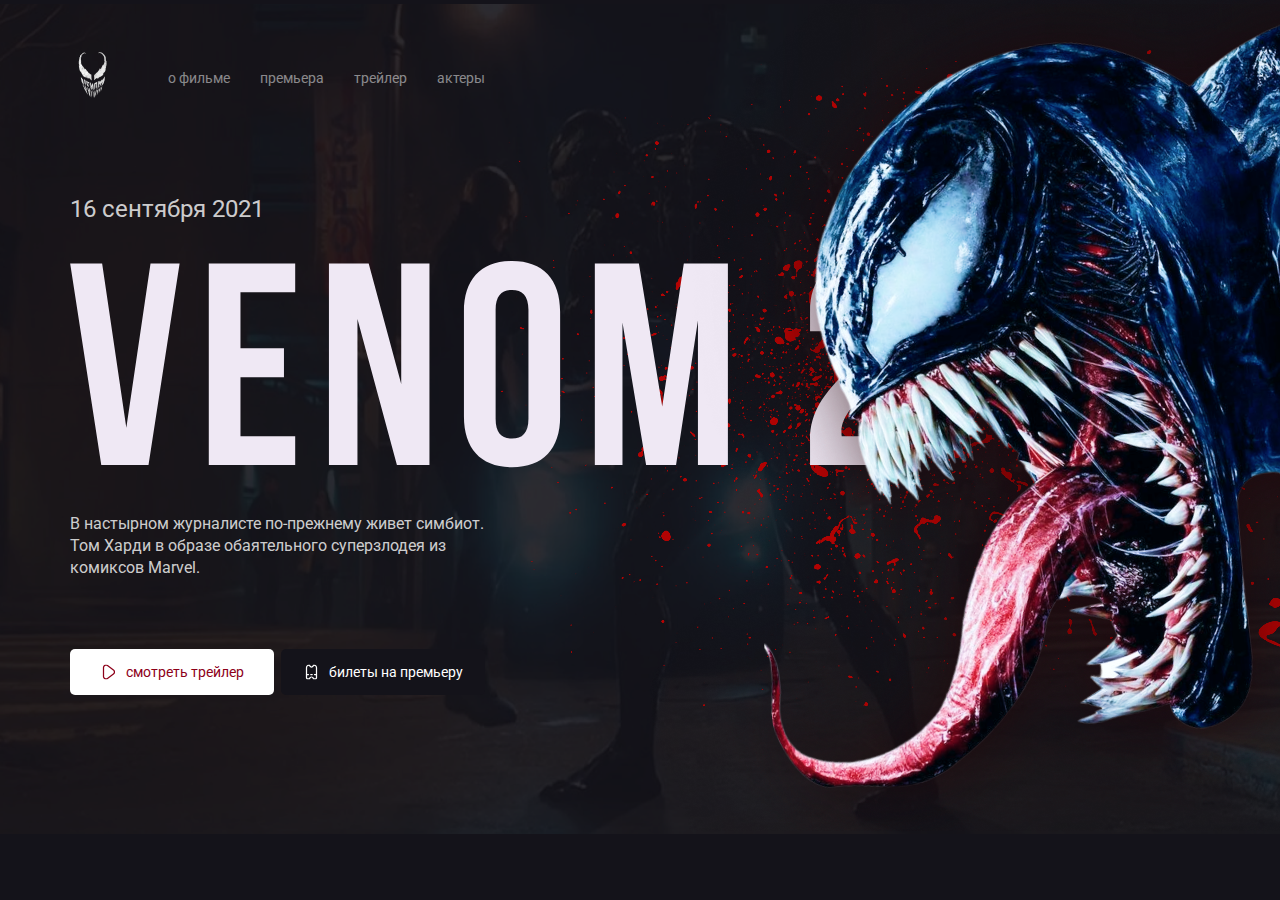
<file: index.html>
<!DOCTYPE html>
<html lang="ru">

<head>
  <meta charset="UTF-8">
  <meta http-equiv="X-UA-Compatible" content="IE=edge">
  <meta name="viewport" content="width=device-width, initial-scale=1.0">
  <title>Venom 2 - трейлер</title>
  <link rel="preconnect" href="https://fonts.gstatic.com">
  <link href="https://fonts.googleapis.com/css2?family=Roboto:wght@400;700&display=swap" rel="stylesheet">
  <link rel="stylesheet" href="./CSS/normalize.css">
  <link rel="stylesheet" href="./CSS/main.css">
</head>

<body class="trailer-page">
  <header class="header">
    <a href="" class="logo-link">
      <img src="./IMG/Header/logo.png" alt="logo">
    </a>
    <nav class="nav">
      <ul class="nav-menu">
        <li class="nav-menu-item">
          <a href="./about.html" class="nav-menu-link">о фильме</a>
        </li>
        <li class="nav-menu-item">
          <a href="#" class="nav-menu-link">премьера</a>
        </li>
        <li class="nav-menu-item">
          <a href="#" class="nav-menu-link">трейлер</a>
        </li>
        <li class="nav-menu-item">
          <a href="#" class="nav-menu-link">актеры</a>
        </li>
      </ul>
    </nav>
  </header>
  <main class="main">
    <div class="container">
      <div class="movie">
        <div class="movie-description">
          <span class="movie-date">16 сентября 2021</span>
          <img src="./IMG/Venom 2.svg" alt="venom-logo2">
          <p class="movie-text">
            В настырном журналисте по-прежнему живет симбиот. Том Харди в образе обаятельного суперзлодея из комиксов
            Marvel.
          </p>
          <div class="button-gruop">
            <div class="button-primary">
              <img src="./IMG/play-button.svg" alt="play">
              <a target="_blank" href="https://www.youtube.com/watch?v=Othd8W8o3t0" class="button-primary-link">смотреть
                трейлер</a>
            </div>
            <div class="button-secondary">
              <img src="./IMG/ticket-button.svg" alt="ticket">
              <a target="_blank" href="https://www.afisha.ru/msk/schedule_cinema/" class="button-secondary-link">билеты
                на премьеру</a>
            </div>
          </div>
        </div>
      </div>
      <!-- /.hero -->
    </div>
    <!-- /.container -->
  </main>
  <img class="venom-photo" src="./IMG/venom-head.png" alt="venom-photo">

</body>

</html>
</file>
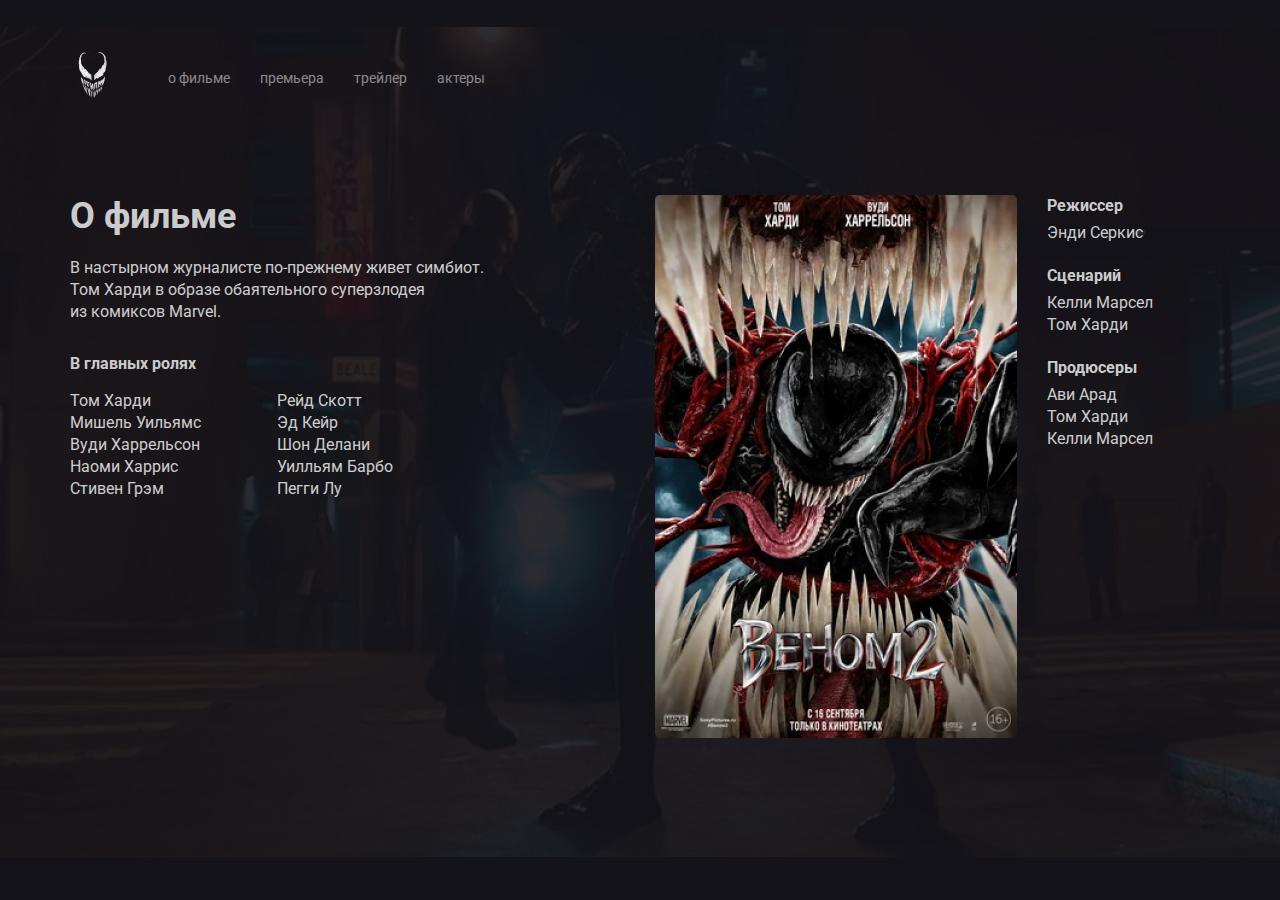
<file: about.html>
<!DOCTYPE html>
<html lang="ru">

<head>
  <meta charset="UTF-8">
  <meta http-equiv="X-UA-Compatible" content="IE=edge">
  <meta name="viewport" content="width=device-width, initial-scale=1.0">
  <title>Venom 2 - о фильме</title>
  <link rel="preconnect" href="https://fonts.gstatic.com">
  <link href="https://fonts.googleapis.com/css2?family=Roboto:wght@400;700&display=swap" rel="stylesheet">
  <link rel="stylesheet" href="./CSS/normalize.css">
  <link rel="stylesheet" href="./CSS/main.css">
</head>

<body class="about-page">
  <header class="header">
    <a href="" class="logo-link">
      <img src="./IMG/Header/logo.png" alt="logo">
    </a>
    <nav class="nav">
      <ul class="nav-menu">
        <li class="nav-menu-item">
          <a href="./about.html" class="nav-menu-link">о фильме</a>
        </li>
        <li class="nav-menu-item">
          <a href="#" class="nav-menu-link">премьера</a>
        </li>
        <li class="nav-menu-item">
          <a href="./index.html" class="nav-menu-link">трейлер</a>
        </li>
        <li class="nav-menu-item">
          <a href="#" class="nav-menu-link">актеры</a>
        </li>
      </ul>
    </nav>
  </header>
  <main class="main">
    <div class="container">
      <div class="coloumn-group">
        <div class="col">
          <div class="left-col-desc">
            <h1>О фильме</h1>
            <p>В настырном журналисте по-прежнему живет симбиот. Том Харди в образе обаятельного суперзлодея
              из&nbsp;комиксов
              Marvel.</p>
            <h3>В главных ролях</h3>
            <ul class="actors-list">
              <li class="actors-list-item"><a target="_blank" href="https://www.kinopoisk.ru/name/39984/">Том Харди</a>
              </li>
              <li class="actors-list-item">Мишель Уильямс</li>
              <li class="actors-list-item">Вуди Харрельсон</li>
              <li class="actors-list-item">Наоми Харрис</li>
              <li class="actors-list-item">Стивен Грэм</li>
              <li class="actors-list-item">Рейд Скотт</li>
              <li class="actors-list-item">Эд Кейр</li>
              <li class="actors-list-item">Шон Делани</li>
              <li class="actors-list-item">Уилльям Барбо</li>
              <li class="actors-list-item">Пегги Лу</li>
            </ul>
            <div class="video-trailer">
              <iframe src="https://www.youtube.com/embed/Othd8W8o3t0" title="YouTube video player" frameborder="0"
                allow="accelerometer; autoplay; clipboard-write; encrypted-media; gyroscope; picture-in-picture"
                allowfullscreen></iframe>
            </div>
            <!-- video -->
          </div>
          <!-- left col -->
        </div>
        <div class="col">
          <div class="right-col-desc">
            <img class="banner" src="./IMG/image-board.png" alt="плакат веном">
            <div class="staff-desc">
              <h3>Режиссер</h3>
              <ul class="staff-list">
                <li class="staff-list-item">Энди Серкис</li>
              </ul>
              <h3>Сценарий</h3>
              <ul class="staff-list">
                <li class="staff-list-item">Келли Марсел</li>
                <li class="staff-list-item"><a target="_blank" href="https://www.kinopoisk.ru/name/39984/">Том Харди</a>
                </li>
              </ul>
              <h3>Продюсеры</h3>
              <ul class="staff-list">
                <li class="staff-list-item">Ави Арад</li>
                <li class="staff-list-item"><a target="_blank" href="https://www.kinopoisk.ru/name/39984/">Том Харди</a>
                </li>
                <li class="staff-list-item">Келли Марсел</li>
              </ul>
            </div>
          </div>
          <!-- right col -->
        </div>
      </div>
      <!-- /.coloumn-group -->
    </div>
    <!-- /.container -->
  </main>
</body>

</html>
</file>
<file: CSS/main.css>
* {
  box-sizing: border-box;
}
body {
  background-color: #14131a;
  color: #fff;
  font-family: "Roboto", sans-serif;
}
.trailer-page {
  background-image: url("../IMG/blood-bg.png"), url("../IMG/bg-main.png");
  background-repeat: no-repeat;
  background-position: top 0 right 0, center;
}
.about-page {
  background-image: url("../IMG/bg-main.png");
  background-repeat: no-repeat;
  background-position: center;
}

ul {
  list-style: none;
}
a {
  text-decoration: none;
  color: #fff;
}
h1,
h2,
h3,
h4,
h5,
h6,
body,
p,
ul {
  margin: 0;
  padding: 0;
}
.container {
  display: flex;
  align-items: center;
  max-width: 1140px;
  margin-left: auto;
  margin-right: auto;
}
.header {
  display: flex;
  align-items: center;
  padding-top: 40px;
  max-width: 1140px;
  margin-left: auto;
  margin-right: auto;
  margin-bottom: 80px;
}
.main {
  margin-bottom: 144px;
}
.venom-photo {
  position: absolute;
  top: 0;
  right: 0;
}
.logo-link {
  display: inline-block;
  margin-right: 52px;
}
.logo-link:hover img {
  background-color: rgba(95, 6, 0, 0.815);
  border-radius: 25px;
  transition: 1.5s;
}
.logo-link img {
  width: 46px;
  height: 71px;
  border-radius: 20px;
}
.nav {
}
.nav-menu {
  display: flex;
}
.nav-menu-item {
  margin-right: 30px;
}
.nav-menu-link {
  font-size: 14px;
  line-height: 16px;
  color: rgba(255, 255, 255, 0.5);
}
.movie {
}
.movie-description {
}
.movie-date {
  display: block;
  font-size: 24px;
  line-height: 28px;
  color: rgba(255, 255, 255, 0.8);
  margin-bottom: 38px;
}
.movie-text {
  margin-top: 40px;
  max-width: 423px;
  font-size: 16px;
  line-height: 22px;
  color: rgba(255, 255, 255, 0.8);
  margin-bottom: 70px;
}
.button-gruop {
  display: flex;
  justify-content: space-between;
  max-width: 415px;
}
.button-primary {
  display: flex;
  align-items: center;
  justify-content: center;
  width: 204px;
  padding-top: 15px;
  padding-bottom: 15px;
  border-radius: 5px;
  background-color: #fff;
  cursor: pointer;
}
.button-secondary {
  display: flex;
  align-items: center;
  justify-content: center;
  width: 204px;
  padding-top: 15px;
  padding-bottom: 15px;
  border-radius: 5px;
  background-color: #14131a;
  cursor: pointer;
}
.button-secondary:hover {
  background-color: rgba(95, 6, 0, 0.815);
  transition: 1.5s;
}
.button-primary-link {
  font-size: 14px;
  line-height: 16px;
  color: #8d0019;
  margin-left: 10px;
}
.button-secondary-link {
  font-size: 14px;
  line-height: 16px;
  color: #fff;
  margin-left: 10px;
}
.coloumn-group {
  display: flex;
  align-items: flex-start;
}
.col {
  color: rgba(255, 255, 255, 0.8);
}
.col h3 {
  font-size: 16px;
  line-height: 22px;
  margin-bottom: 5px;
}
.col a {
  color: rgba(255, 255, 255, 0.8);
}
.left-col-desc {
  display: flex;
  align-items: flex-start;
  justify-content: center;
  flex-direction: column;
  margin-right: 165px;
}
.left-col-desc h1 {
  font-size: 36px;
  line-height: 42px;
  margin-bottom: 20px;
}
.left-col-desc p {
  max-width: 420px;
  font-size: 16px;
  line-height: 22px;
  margin-bottom: 30px;
}

.actors-list {
  column-count: 2;
  margin-top: 10px;
  margin-bottom: 30px;
  font-size: 16px;
  line-height: 22px;
}
.actors-list-item {
  margin-right: 60px;
}
.video-trailer iframe {
  width: 356px;
  height: 205px;
  border-radius: 5px;
}
.right-col-desc {
  display: flex;
  align-items: flex-start;
  justify-content: start;
}
.banner {
  margin-right: 30px;
}
.staff-desc {
  font-size: 16px;
  line-height: 140%;
  /* or 22px */
}
.staff-list {
  margin-bottom: 20px;
}
</file>
